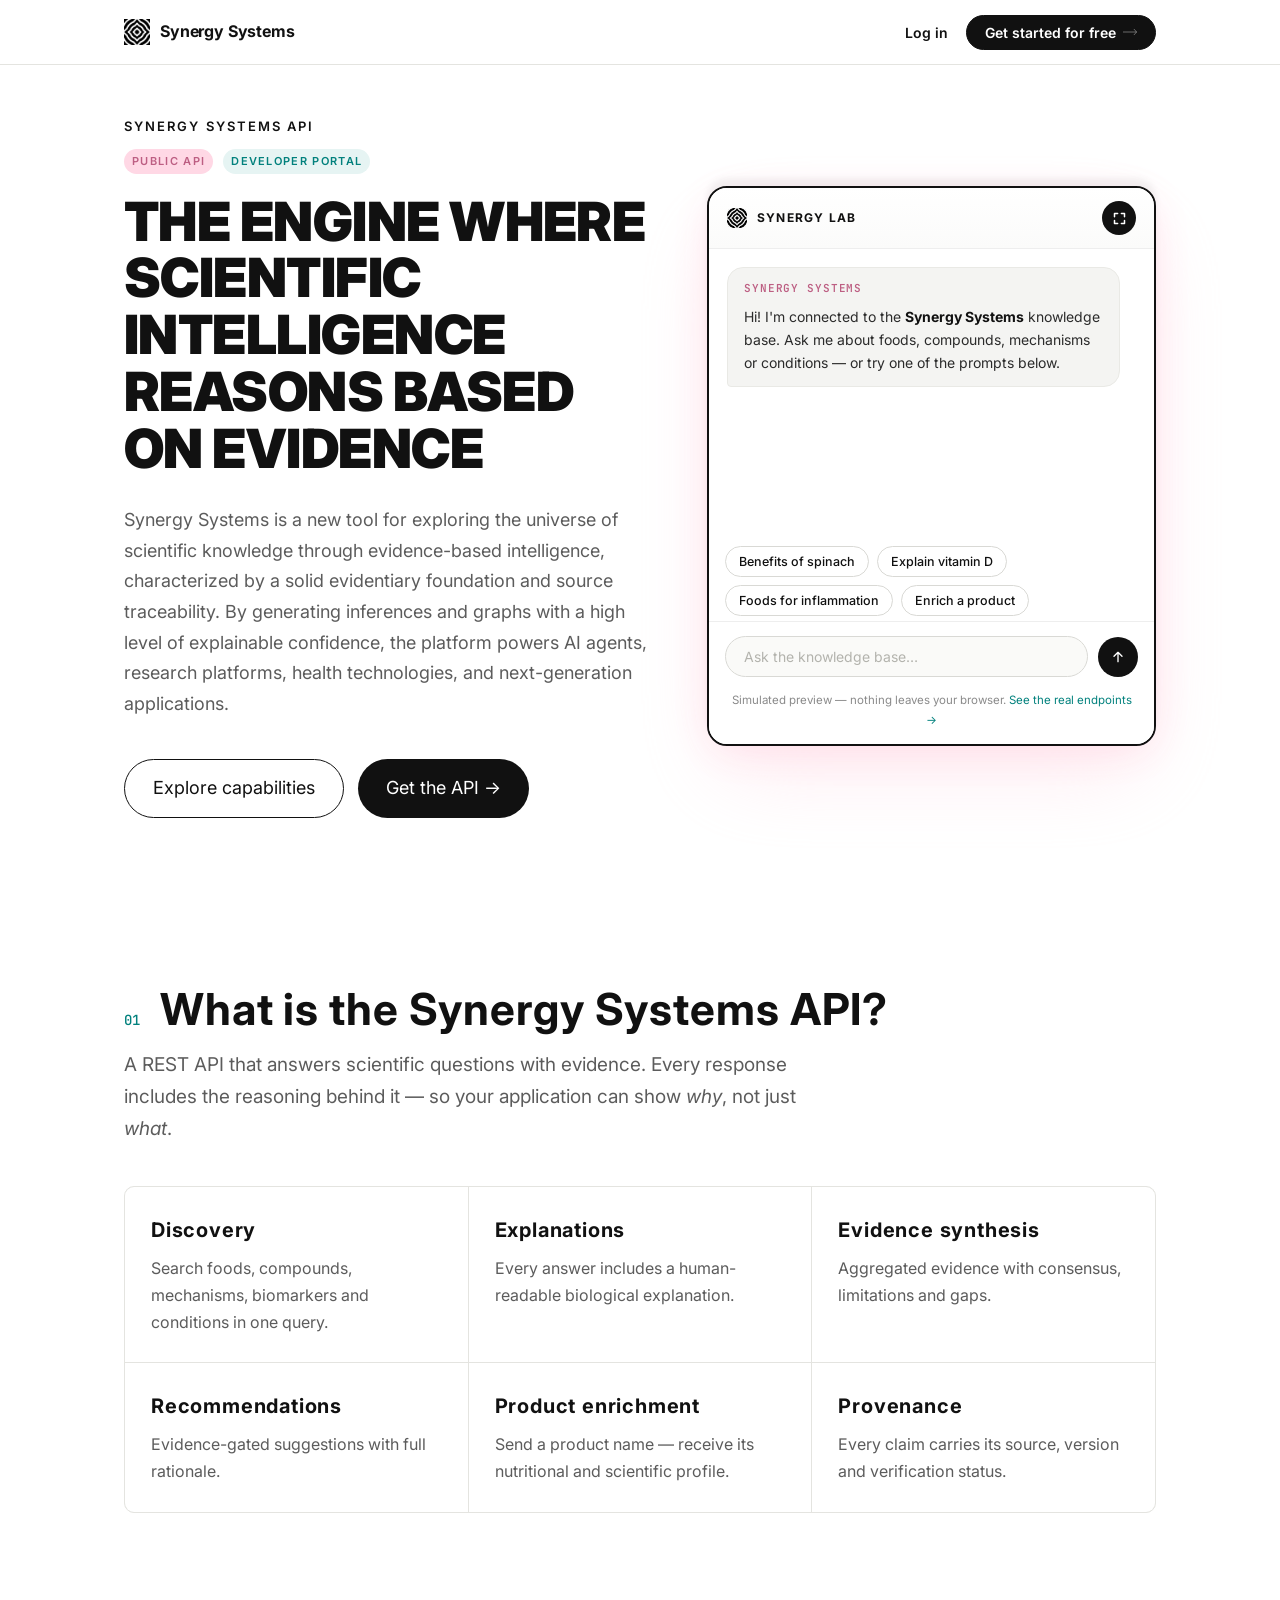
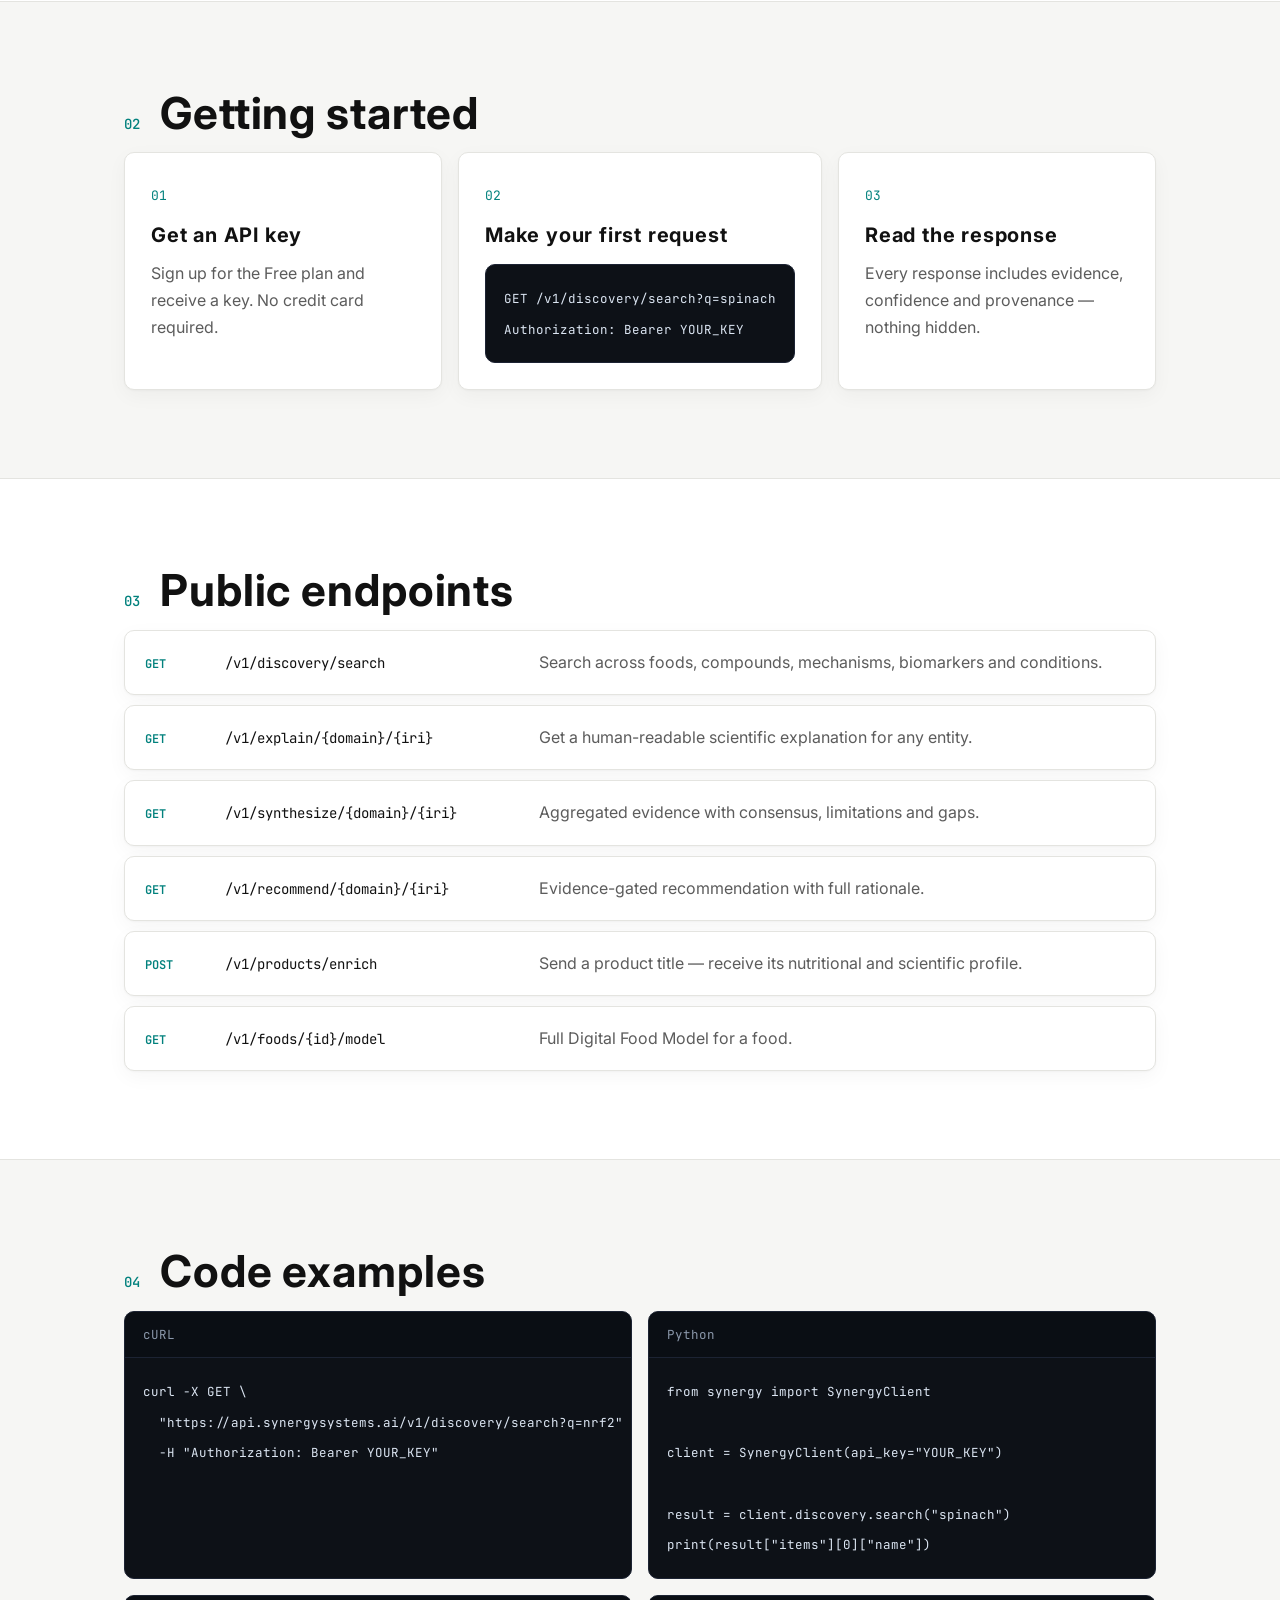
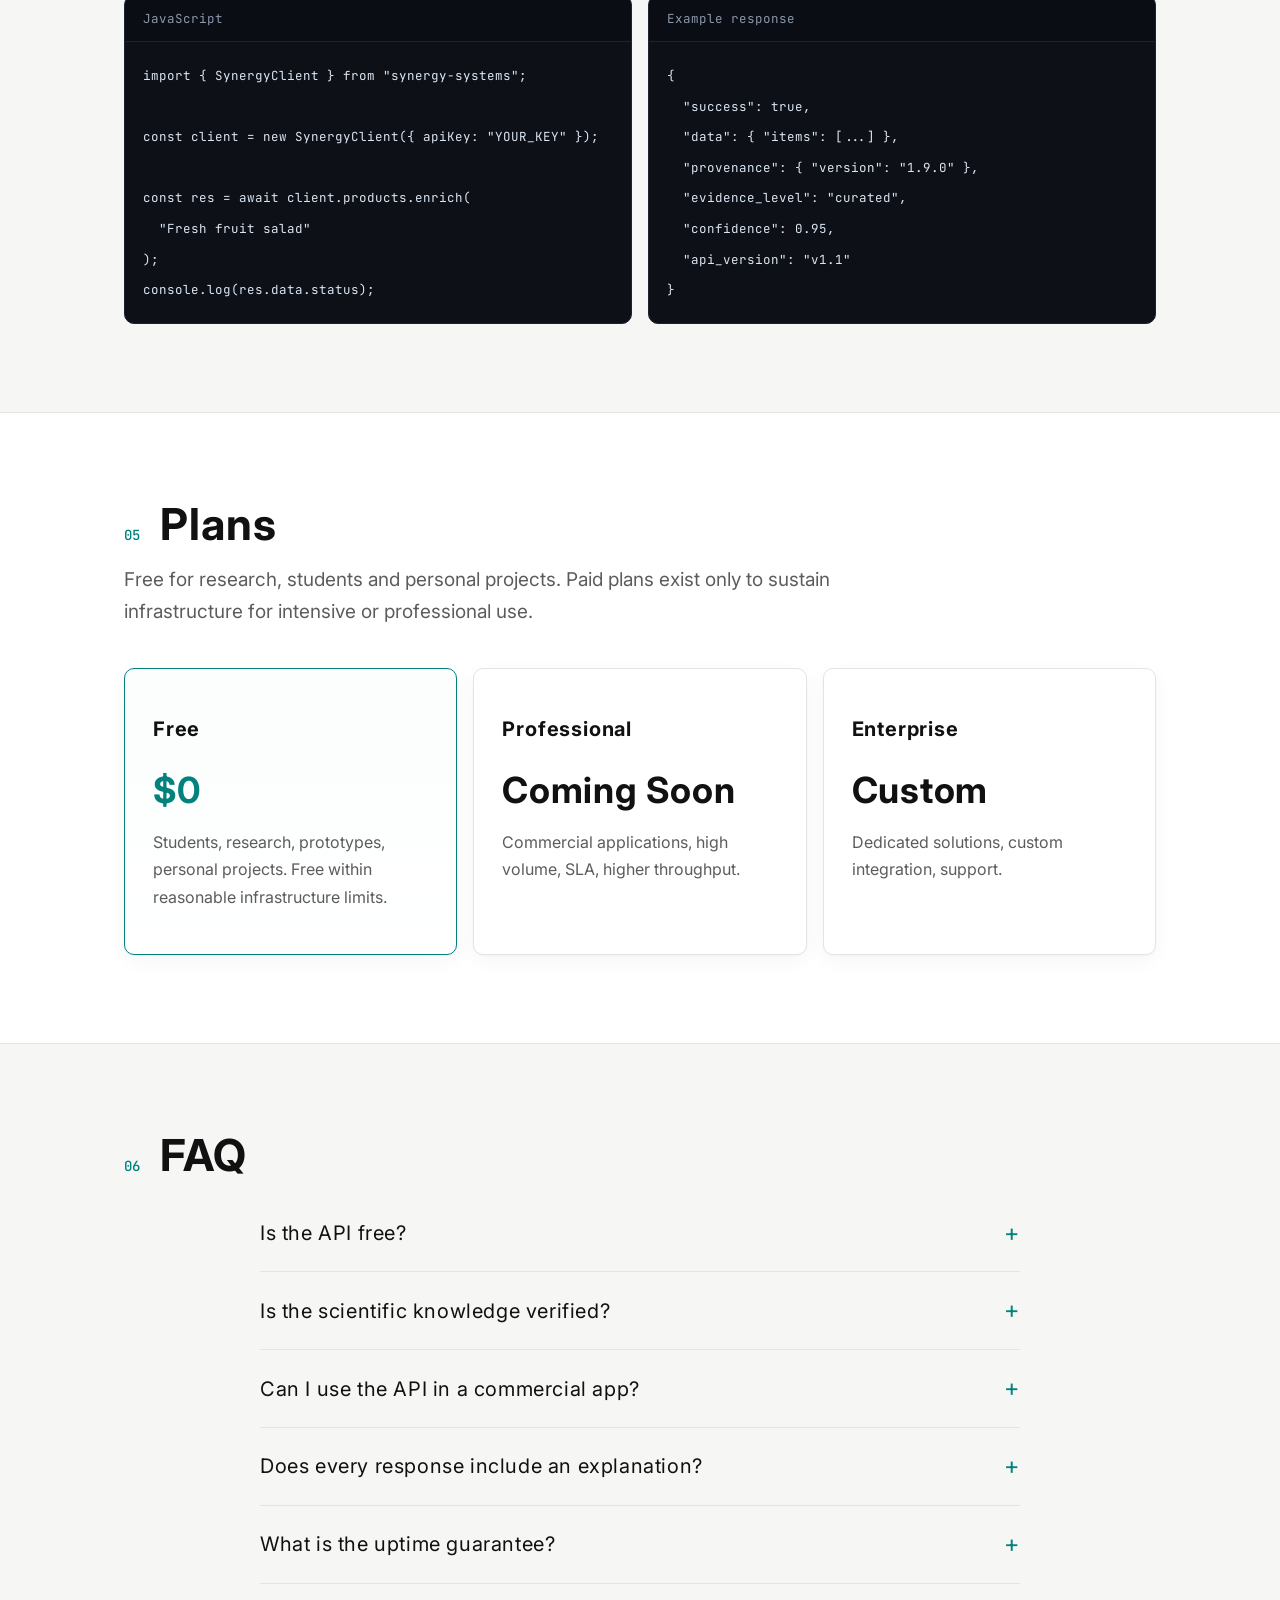
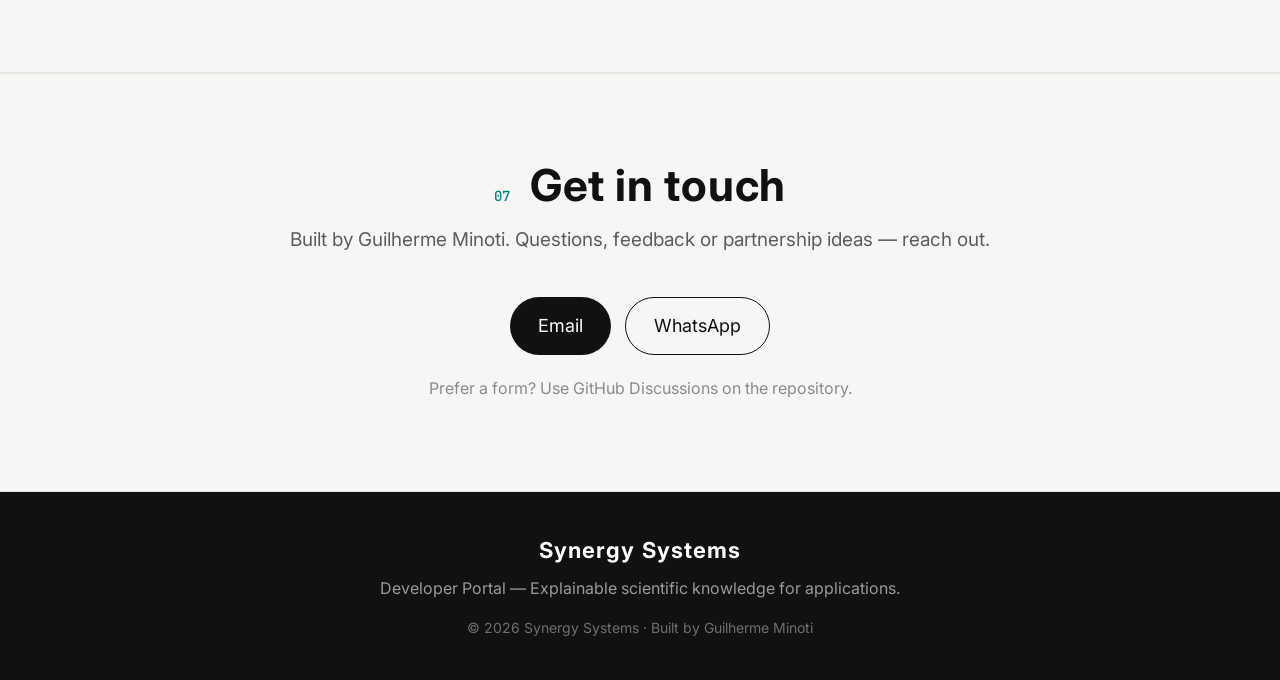
<file: docs/index.html>
<!DOCTYPE html>
<html lang="en">
<head>
  <meta charset="UTF-8" />
  <meta name="viewport" content="width=device-width, initial-scale=1.0" />
  <title>Synergy Systems — Developer Portal</title>

  <!-- Primary SEO -->
<meta name="description" content="Synergy Systems is a scientific intelligence platform and public API that connects evidence, mechanisms, biological knowledge, ontologies, and explainable reasoning into a computable knowledge graph. Built for AI agents, researchers, health technologies, scientific applications, and next-generation intelligent systems." />
<meta name="keywords" content="Synergy Systems, scientific intelligence, scientific intelligence API, scientific knowledge graph, scientific knowledge API, evidence-based reasoning, evidence synthesis, explainable AI, explainable scientific reasoning, knowledge graph API, biomedical knowledge graph, biological knowledge graph, AI agents, scientific AI, research API, biomedical API, nutrition intelligence, nutrition API, health intelligence, scientific evidence, knowledge provenance, evidence ranking, scientific inference, hypothesis generation, AI research tools" />
<meta name="author" content="Guilherme Minoti" />
<meta name="robots" content="index, follow" />
<link rel="canonical" href="https://guiminoti.github.io/Synergy-Systems-API/" />


  <!-- OpenGraph -->
<meta property="og:type" content="website" />
<meta property="og:title" content="Synergy Systems — Scientific Intelligence Platform" />
<meta property="og:description" content="A scientific intelligence platform and public API connecting evidence, biological knowledge, mechanisms, ontologies, and explainable reasoning into a computable knowledge graph for AI agents, researchers, health technologies, and next-generation applications." />
<meta property="og:url" content="https://guiminoti.github.io/Synergy-Systems-API/" />
<meta property="og:site_name" content="Synergy Systems" />

  <!-- Twitter Cards -->
  <meta name="twitter:card" content="summary_large_image" />
  <meta name="twitter:title" content="Synergy Systems — Developer Portal" />
  <meta name="twitter:description" content="A public API for explainable scientific knowledge." />

  <!-- Favicon -->
  <link rel="icon" type="image/png" href="assets/favicon/favicon-synergy-systems.png" />
  <link rel="apple-touch-icon" href="assets/favicon/favicon-synergy-systems.png" />

  <!-- Typography -->
  <link rel="preconnect" href="https://fonts.googleapis.com" />
  <link rel="preconnect" href="https://fonts.gstatic.com" crossorigin />
  <link href="https://fonts.googleapis.com/css2?family=Inter:wght@400;500;600;700;800;900&family=JetBrains+Mono:wght@400;500&display=swap" rel="stylesheet" />

  <link rel="stylesheet" href="styles.css?v=10" />
</head>
<body>

  <!-- ═══════════════════ NAV ═══════════════════ -->
  <header class="nav" id="nav">
    <div class="nav__inner">
      <a class="nav__brand" href="#top">
        <img class="nav__mark" src="assets/favicon/favicon-synergy-systems.png" width="26" height="26" alt="Synergy Systems"/>
        <span class="nav__name">Synergy Systems</span>
      </a>
      <div class="nav__auth" id="navAuth"></div>
    </div>
  </header>

  <main id="top">

    <!-- ═══════════════════ HERO ═══════════════════ -->
    <section class="hero">
      <div class="hero__inner hero__grid">
        <div class="hero__content">
          <p class="hero__eyebrow">
            <span class="hero__eyebrow-label">Synergy Systems API</span>
            <span class="hero__pills">
              <span class="nav__tag nav__tag--brand">Public API</span>
              <span class="nav__tag">Developer Portal</span>
            </span>
          </p>
          <h1 class="hero__title">THE ENGINE WHERE SCIENTIFIC INTELLIGENCE REASONS BASED ON EVIDENCE</h1>
          <p class="hero__body">
            Synergy Systems is a new tool for exploring the universe of scientific knowledge through evidence-based intelligence, characterized by a solid evidentiary foundation and source traceability. By generating inferences and graphs with a high level of explainable confidence, the platform powers AI agents, research platforms, health technologies, and next-generation applications.
          </p>
          <div class="hero__actions">
            <a class="btn btn--ghost" href="#what">Explore capabilities</a>
            <a class="btn btn--primary" href="#contact">Get the API →</a>
          </div>
        </div>

        <!-- ═══ HERO CHAT DEMO ═══ -->
        <div class="chat" id="chat" role="region" aria-label="API demo chat">
          <div class="chat__head">
            <img class="chat__mark" src="assets/favicon/favicon-synergy-systems.png" width="20" height="20" alt="" />
            <span class="chat__title">Synergy LAB</span>
            <button class="chat__expand" id="chatExpand" type="button" aria-label="Expand chat" aria-expanded="false" title="Expand chat">
              <svg class="chat__expand-icon chat__expand-icon--open" width="15" height="15" viewBox="0 0 24 24" fill="none" aria-hidden="true">
                <path d="M4 9V4h5M20 9V4h-5M4 15v5h5M20 15v5h-5" stroke="currentColor" stroke-width="2.4" stroke-linecap="round" stroke-linejoin="round"/>
              </svg>
              <svg class="chat__expand-icon chat__expand-icon--close" width="15" height="15" viewBox="0 0 24 24" fill="none" aria-hidden="true">
                <path d="M9 4v5H4M15 4v5h5M9 20v-5H4M15 20v-5h5" stroke="currentColor" stroke-width="2.4" stroke-linecap="round" stroke-linejoin="round"/>
              </svg>
            </button>
          </div>

          <div class="chat__body" id="chatBody" role="log" aria-live="polite">
            <div class="chat__msg chat__msg--assistant">
              <p class="chat__reply-kind">Synergy Systems</p>
              <p>Hi! I'm connected to the <strong>Synergy Systems</strong> knowledge base.
              Ask me about foods, compounds, mechanisms or conditions — or try one of the prompts below.</p>
            </div>
            <div class="chat__typing" id="chatTyping" hidden aria-hidden="true"><span></span><span></span><span></span></div>
          </div>

          <div class="chat__chips" id="chatChips">
            <button class="chat__chip" type="button" data-q="What are the benefits of spinach?">Benefits of spinach</button>
            <button class="chat__chip" type="button" data-q="Explain vitamin D">Explain vitamin D</button>
            <button class="chat__chip" type="button" data-q="Recommend foods for inflammation">Foods for inflammation</button>
            <button class="chat__chip" type="button" data-q="Enrich this product: fresh fruit salad">Enrich a product</button>
          </div>

          <form class="chat__form" id="chatForm" autocomplete="off">
            <input class="chat__input" id="chatInput" type="text"
                   placeholder="Ask the knowledge base…" aria-label="Ask the knowledge base" />
            <button class="chat__send" type="submit" aria-label="Send">
              <svg width="16" height="16" viewBox="0 0 24 24" fill="none" aria-hidden="true">
                <path d="M12 19V5M12 5L6 11M12 5L18 11" stroke="currentColor" stroke-width="2" stroke-linecap="round" stroke-linejoin="round"/>
              </svg>
            </button>
          </form>

          <p class="chat__note">Simulated preview — nothing leaves your browser.
            <a href="#endpoints">See the real endpoints →</a></p>
        </div>
      </div>
    </section>

    <!-- ═══════════════════ WHAT ═══════════════════ -->
    <section class="section" id="what">
      <div class="section__inner">
        <div class="section__head">
          <span class="section__num">01</span>
          <h2 class="section__title">What is the Synergy Systems API?</h2>
        </div>
        <p class="section__lead">
          A REST API that answers scientific questions with evidence. Every response
          includes the reasoning behind it — so your application can show <em>why</em>,
          not just <em>what</em>.
        </p>
        <div class="feature-grid">
          <div class="feature">
            <h3>Discovery</h3>
            <p>Search foods, compounds, mechanisms, biomarkers and conditions in one query.</p>
          </div>
          <div class="feature">
            <h3>Explanations</h3>
            <p>Every answer includes a human-readable biological explanation.</p>
          </div>
          <div class="feature">
            <h3>Evidence synthesis</h3>
            <p>Aggregated evidence with consensus, limitations and gaps.</p>
          </div>
          <div class="feature">
            <h3>Recommendations</h3>
            <p>Evidence-gated suggestions with full rationale.</p>
          </div>
          <div class="feature">
            <h3>Product enrichment</h3>
            <p>Send a product name — receive its nutritional and scientific profile.</p>
          </div>
          <div class="feature">
            <h3>Provenance</h3>
            <p>Every claim carries its source, version and verification status.</p>
          </div>
        </div>
      </div>
    </section>

    <!-- ═══════════════════ DOCS ═══════════════════ -->
    <section class="section section--alt" id="docs">
      <div class="section__inner">
        <div class="section__head">
          <span class="section__num">02</span>
          <h2 class="section__title">Getting started</h2>
        </div>
        <div class="docs-grid">
          <div class="doc-card">
            <span class="doc-step">01</span>
            <h3>Get an API key</h3>
            <p>Sign up for the Free plan and receive a key. No credit card required.</p>
          </div>
          <div class="doc-card">
            <span class="doc-step">02</span>
            <h3>Make your first request</h3>
            <pre><code>GET /v1/discovery/search?q=spinach
Authorization: Bearer YOUR_KEY</code></pre>
          </div>
          <div class="doc-card">
            <span class="doc-step">03</span>
            <h3>Read the response</h3>
            <p>Every response includes evidence, confidence and provenance — nothing hidden.</p>
          </div>
        </div>
      </div>
    </section>

    <!-- ═══════════════════ ENDPOINTS ═══════════════════ -->
    <section class="section" id="endpoints">
      <div class="section__inner">
        <div class="section__head">
          <span class="section__num">03</span>
          <h2 class="section__title">Public endpoints</h2>
        </div>
        <div class="endpoint-list">
          <div class="endpoint">
            <span class="endpoint__method">GET</span>
            <code class="endpoint__path">/v1/discovery/search</code>
            <p class="endpoint__desc">Search across foods, compounds, mechanisms, biomarkers and conditions.</p>
          </div>
          <div class="endpoint">
            <span class="endpoint__method">GET</span>
            <code class="endpoint__path">/v1/explain/{domain}/{iri}</code>
            <p class="endpoint__desc">Get a human-readable scientific explanation for any entity.</p>
          </div>
          <div class="endpoint">
            <span class="endpoint__method">GET</span>
            <code class="endpoint__path">/v1/synthesize/{domain}/{iri}</code>
            <p class="endpoint__desc">Aggregated evidence with consensus, limitations and gaps.</p>
          </div>
          <div class="endpoint">
            <span class="endpoint__method">GET</span>
            <code class="endpoint__path">/v1/recommend/{domain}/{iri}</code>
            <p class="endpoint__desc">Evidence-gated recommendation with full rationale.</p>
          </div>
          <div class="endpoint">
            <span class="endpoint__method">POST</span>
            <code class="endpoint__path">/v1/products/enrich</code>
            <p class="endpoint__desc">Send a product title — receive its nutritional and scientific profile.</p>
          </div>
          <div class="endpoint">
            <span class="endpoint__method">GET</span>
            <code class="endpoint__path">/v1/foods/{id}/model</code>
            <p class="endpoint__desc">Full Digital Food Model for a food.</p>
          </div>
        </div>
      </div>
    </section>

    <!-- ═══════════════════ EXAMPLES ═══════════════════ -->
    <section class="section section--alt" id="examples">
      <div class="section__inner">
        <div class="section__head">
          <span class="section__num">04</span>
          <h2 class="section__title">Code examples</h2>
        </div>
        <div class="code-grid">
          <div class="code-block">
            <div class="code-block__head">cURL</div>
            <pre><code>curl -X GET \
  "https://api.synergysystems.ai/v1/discovery/search?q=nrf2" \
  -H "Authorization: Bearer YOUR_KEY"</code></pre>
          </div>
          <div class="code-block">
            <div class="code-block__head">Python</div>
            <pre><code>from synergy import SynergyClient

client = SynergyClient(api_key="YOUR_KEY")

result = client.discovery.search("spinach")
print(result["items"][0]["name"])</code></pre>
          </div>
          <div class="code-block">
            <div class="code-block__head">JavaScript</div>
            <pre><code>import { SynergyClient } from "synergy-systems";

const client = new SynergyClient({ apiKey: "YOUR_KEY" });

const res = await client.products.enrich(
  "Fresh fruit salad"
);
console.log(res.data.status);</code></pre>
          </div>
          <div class="code-block">
            <div class="code-block__head">Example response</div>
            <pre><code>{
  "success": true,
  "data": { "items": [...] },
  "provenance": { "version": "1.9.0" },
  "evidence_level": "curated",
  "confidence": 0.95,
  "api_version": "v1.1"
}</code></pre>
          </div>
        </div>
      </div>
    </section>

    <!-- ═══════════════════ PLANS ═══════════════════ -->
    <section class="section" id="plans">
      <div class="section__inner">
        <div class="section__head">
          <span class="section__num">05</span>
          <h2 class="section__title">Plans</h2>
        </div>
        <p class="section__lead">
          Free for research, students and personal projects. Paid plans exist only to
          sustain infrastructure for intensive or professional use.
        </p>
        <div class="price-grid">
          <article class="price-card price-card--featured">
            <h3>Free</h3>
            <p class="price"><strong>$0</strong></p>
            <p class="price__note">Students, research, prototypes, personal projects. Free within reasonable infrastructure limits.</p>
          </article>
          <article class="price-card">
            <h3>Professional</h3>
            <p class="price"><strong>Coming Soon</strong></p>
            <p class="price__note">Commercial applications, high volume, SLA, higher throughput.</p>
          </article>
          <article class="price-card">
            <h3>Enterprise</h3>
            <p class="price"><strong>Custom</strong></p>
            <p class="price__note">Dedicated solutions, custom integration, support.</p>
          </article>
        </div>
      </div>
    </section>

    <!-- ═══════════════════ FAQ ═══════════════════ -->
    <section class="section section--alt" id="faq">
      <div class="section__inner">
        <div class="section__head">
          <span class="section__num">06</span>
          <h2 class="section__title">FAQ</h2>
        </div>
        <div class="faq-list">
          <details class="faq">
            <summary>Is the API free?</summary>
            <p>Yes. The Free plan is available for students, researchers, prototypes and personal projects — no credit card required.</p>
          </details>
          <details class="faq">
            <summary>Is the scientific knowledge verified?</summary>
            <p>Yes. Evidence passes through verification gates, and DOIs are audited. Unsupported claims are never returned as established.</p>
          </details>
          <details class="faq">
            <summary>Can I use the API in a commercial app?</summary>
            <p>Yes — the Professional plan (coming soon) is designed for commercial applications with volume and SLA needs.</p>
          </details>
          <details class="faq">
            <summary>Does every response include an explanation?</summary>
            <p>Yes. Every scientific answer includes its reasoning chain, evidence and confidence — no black boxes.</p>
          </details>
          <details class="faq">
            <summary>What is the uptime guarantee?</summary>
            <p>The Free plan is best-effort. Professional and Enterprise plans will include SLAs.</p>
          </details>
        </div>
      </div>
    </section>

    <!-- ═══════════════════ CONTACT ═══════════════════ -->
    <section class="section section--alt" id="contact">
      <div class="section__inner section__inner--center">
        <div class="section__head section__head--center">
          <span class="section__num">07</span>
          <h2 class="section__title">Get in touch</h2>
        </div>
        <p class="section__lead section__lead--center">
          Built by Guilherme Minoti. Questions, feedback or partnership ideas — reach out.
        </p>
        <div class="contact__actions">
          <a class="btn btn--primary" href="mailto:guilherme.minoti@gmail.com">Email</a>
          <a class="btn btn--ghost" href="https://wa.me/5562998455202" target="_blank" rel="noopener">WhatsApp</a>
        </div>
        <p class="contact__fine">Prefer a form? Use GitHub Discussions on the repository.</p>
      </div>
    </section>

  </main>

  <!-- ═══════════════════ FOOTER ═══════════════════ -->
  <footer class="footer">
    <div class="footer__inner">
      <p class="footer__brand"><strong>Synergy Systems</strong></p>
      <p class="footer__tag">Developer Portal — Explainable scientific knowledge for applications.</p>
      <p class="footer__copy">© <span id="year"></span> Synergy Systems · Built by Guilherme Minoti</p>
    </div>
  </footer>

  <script src="auth.js"></script>
  <script src="app.js"></script>
</body>
</html>
</file>
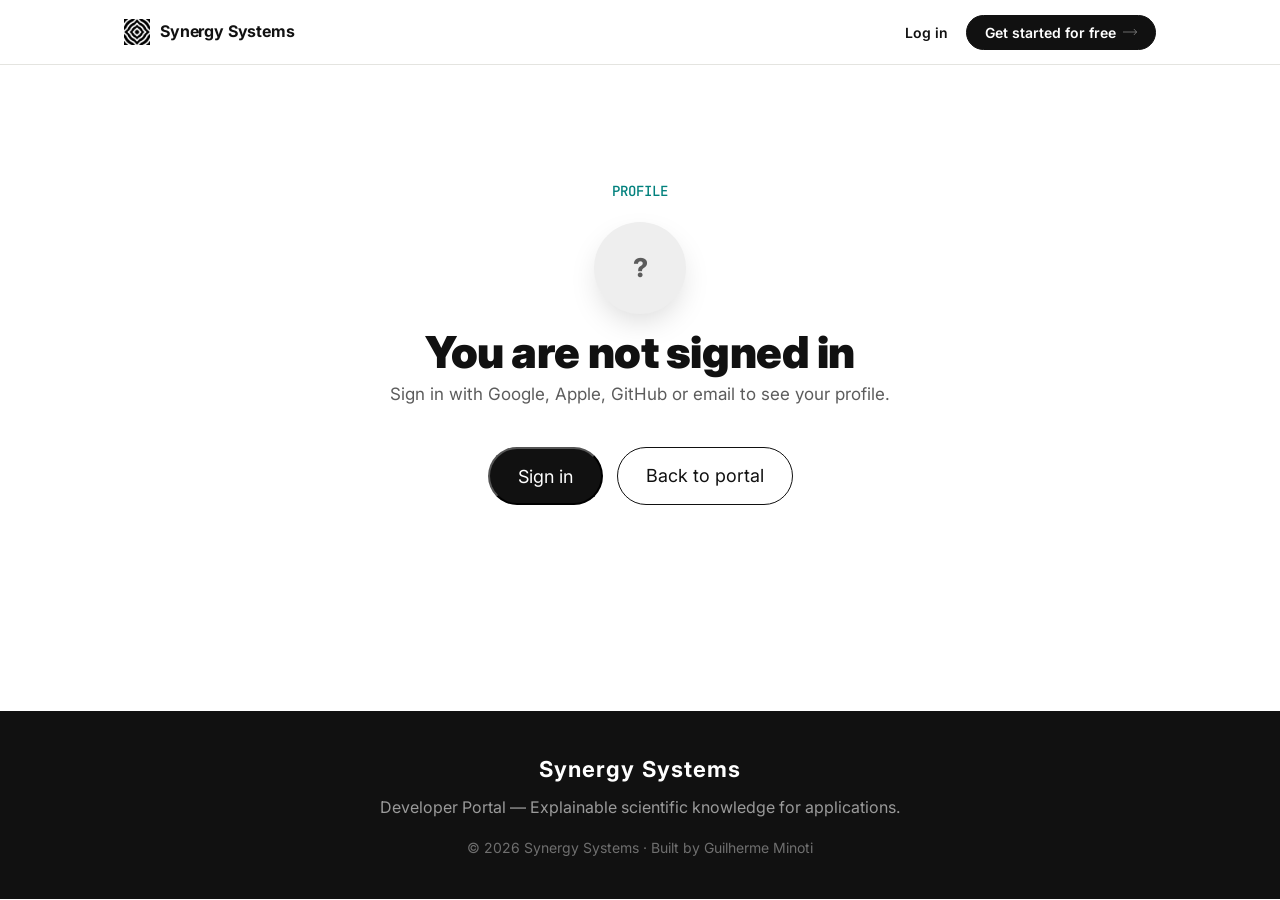
<file: docs/profile.html>
<!DOCTYPE html>
<html lang="en">
<head>
  <meta charset="UTF-8" />
  <meta name="viewport" content="width=device-width, initial-scale=1.0" />
  <title>Profile — Synergy Systems Developer Portal</title>

  <!-- Primary SEO -->
  <meta name="description" content="Your Synergy Systems developer profile — account details, plan and API usage." />
  <meta name="robots" content="index, follow" />
  <link rel="canonical" href="https://guiminoti.github.io/Synergy-Systems-API/profile.html" />

  <!-- Favicon -->
  <link rel="icon" type="image/png" href="assets/favicon/favicon-synergy-systems.png" />
  <link rel="apple-touch-icon" href="assets/favicon/favicon-synergy-systems.png" />

  <!-- Typography -->
  <link rel="preconnect" href="https://fonts.googleapis.com" />
  <link rel="preconnect" href="https://fonts.gstatic.com" crossorigin />
  <link href="https://fonts.googleapis.com/css2?family=Inter:wght@400;500;600;700;800;900&family=JetBrains+Mono:wght@400;500&display=swap" rel="stylesheet" />

  <link rel="stylesheet" href="styles.css?v=10" />
</head>
<body class="page-profile">

  <!-- ═══════════════════ NAV ═══════════════════ -->
  <header class="nav" id="nav">
    <div class="nav__inner">
      <a class="nav__brand" href="index.html">
        <img class="nav__mark" src="assets/favicon/favicon-synergy-systems.png" width="26" height="26" alt="Synergy Systems"/>
        <span class="nav__name">Synergy Systems</span>
      </a>
      <div class="nav__auth" id="navAuth"></div>
    </div>
  </header>

  <main id="top">

    <!-- ═══════════════════ PROFILE ═══════════════════ -->
    <section class="profile-section">
      <div class="profile-section__inner" id="profileView" role="region" aria-label="User profile">
        <!-- rendered by auth.js -->
      </div>
    </section>

  </main>

  <!-- ═══════════════════ FOOTER ═══════════════════ -->
  <footer class="footer">
    <div class="footer__inner">
      <p class="footer__brand"><strong>Synergy Systems</strong></p>
      <p class="footer__tag">Developer Portal — Explainable scientific knowledge for applications.</p>
      <p class="footer__copy">© <span id="year"></span> Synergy Systems · Built by Guilherme Minoti</p>
    </div>
  </footer>

  <script src="auth.js"></script>
  <script>
    (function () {
      'use strict';
      var year = document.getElementById('year');
      if (year) year.textContent = new Date().getFullYear();
    })();
  </script>
</body>
</html>
</file>
<file: docs/styles.css>
/* ═══════════════════════════════════════════════════════════════════
   Synergy Systems — Developer Portal (public)
   Light editorial theme · Inter (body) + JetBrains Mono (code)
   Aquatic accents (subtle teal/cyan) — favicon: stylized "S"
   ═══════════════════════════════════════════════════════════════════ */

:root {
  --bg: #ffffff;
  --bg-alt: #f6f6f4;
  --surface: #ffffff;
  --ink: #111111;
  --ink-soft: #5c5c5c;
  --ink-mute: #8a8a8a;
  --accent: #02817d;          /* aquatic teal */
  --accent-soft: #e6f4f3;
  --cyan: #02817d;
  --line: #e4e4e0;
  --radius: 10px;
  --font-display: 'Inter', -apple-system, BlinkMacSystemFont, 'Segoe UI', sans-serif;
  --font-body: 'Inter', -apple-system, BlinkMacSystemFont, 'Segoe UI', sans-serif;
  --font-mono: 'JetBrains Mono', ui-monospace, 'SF Mono', Menlo, monospace;
  --maxw: 1080px;
  --shadow: 0 1px 2px rgba(0,0,0,.03), 0 6px 20px rgba(0,0,0,.04);
}

* { margin: 0; padding: 0; box-sizing: border-box; }
html { scroll-behavior: smooth; }
body {
  font-family: var(--font-body);
  background: var(--bg);
  color: var(--ink);
  line-height: 1.7;
  -webkit-font-smoothing: antialiased;
  font-size: 18px;
}
::selection { background: var(--accent); color: #fff; }

/* ── NAV ─────────────────────────────────────────── */
.nav { position: sticky; top: 0; z-index: 50; background: rgba(255,255,255,.50); backdrop-filter: blur(14px); -webkit-backdrop-filter: blur(14px); border-bottom: 1px solid var(--line); }
.nav__inner { max-width: var(--maxw); margin: 0 auto; padding: 0 24px; height: 64px; display: flex; align-items: center; gap: 24px; }
.nav__brand { display: flex; align-items: center; gap: 10px; text-decoration: none; color: var(--ink); }
.nav__mark { display: block; }
.nav__name { font-size: 16px; font-weight: 700; letter-spacing: -.01em; white-space: nowrap; }
.nav__tag { font-size: 11px; font-weight: 600; letter-spacing: .12em; text-transform: uppercase; color: var(--accent); background: var(--accent-soft); padding: 3px 8px; border-radius: 999px; white-space: nowrap; }
/* nav__links removido — CTA usa margin-left: auto */
.nav__links a { text-decoration: none; color: var(--ink-soft); font-size: 14px; font-weight: 500; transition: color .18s; }
.nav__links a:hover { color: var(--ink); }
.nav__cta { display: inline-flex; align-items: center; gap: 8px; text-decoration: none; font-size: 14px; font-weight: 600; color: #fff; background: var(--ink); padding: 8px 16px; border-radius: 999px; transition: background .18s; white-space: nowrap; }
.nav__cta:hover { background: var(--accent); }
.nav__cta svg { transition: transform .18s; }
.nav__cta:hover svg { transform: translateX(3px); }

/* ── HERO ────────────────────────────────────────── */
.hero__inner { max-width: var(--maxw); margin: 0 auto; padding: 50px 24px 80px; }
.hero__grid { display: grid; grid-template-columns: 1.08fr 0.92fr; gap: 56px; align-items: center; }
.hero__grid .hero__title { font-size: clamp(34px, 4.4vw, 54px); }

/* ── HERO CHAT DEMO ──────────────────────────────── */
.chat {
  display: flex;
  flex-direction: column;
  background: #fff;
  border: 2px solid var(--ink);
  border-radius: 20px;
  height: clamp(500px, 64vh, 560px);
  overflow: hidden;
  box-shadow:
    0 -8px 6px rgba(0,0,0,.05),
    0 8px 44px -10px rgba(255,216,229,.95),
    0 36px 90px -18px rgba(255,216,229,.6);
}
.chat__head {
  display: flex;
  align-items: center;
  gap: 10px;
  padding: 13px 18px;
  border-bottom: 1px solid #eee;
  background: linear-gradient(180deg, #fff, #fbfbfa);
}
.chat__mark { display: block; border-radius: 6px; }
.chat__title { font-size: 12px; font-weight: 700; letter-spacing: .1em; text-transform: uppercase; color: var(--ink); }
.chat__expand {
  margin-left: auto;
  flex: none;
  width: 34px;
  height: 34px;
  display: inline-flex;
  align-items: center;
  justify-content: center;
  background: #111;
  color: #fff;
  border: none;
  border-radius: 50%;
  cursor: pointer;
  transition: background .16s, transform .16s;
}
.chat__expand:hover { background: var(--accent); transform: scale(1.06); }
.chat__expand:active { transform: scale(.96); }
.chat__expand-icon--open { display: block; }
.chat__expand-icon--close { display: none; }

.chat__body {
  flex: 1;
  overflow-y: auto;
  display: flex;
  flex-direction: column;
  gap: 12px;
  padding: 18px;
  background: #fff;
  scroll-behavior: smooth;
}
.chat__body::-webkit-scrollbar { width: 8px; }
.chat__body::-webkit-scrollbar-thumb { background: #e2e2de; border-radius: 8px; }
.chat__body::-webkit-scrollbar-track { background: transparent; }

.chat__msg { animation: chatIn .32s ease both; }
@keyframes chatIn { from { opacity: 0; transform: translateY(6px); } to { opacity: 1; transform: none; } }

.chat__msg--user { display: flex; justify-content: flex-end; }
.chat__msg--user p {
  background: #111;
  color: #fff;
  padding: 10px 16px;
  border-radius: 18px 18px 4px 18px;
  font-size: 14px;
  line-height: 1.55;
  max-width: 85%;
}
.chat__msg--assistant {
  align-self: flex-start;
  background: #f4f4f2;
  border: 1px solid #e9e9e5;
  border-radius: 16px 16px 16px 4px;
  padding: 12px 16px;
  max-width: 96%;
  font-size: 14px;
  line-height: 1.62;
  color: #2b2b2b;
}
.chat__msg--assistant p { margin: 0 0 8px; }
.chat__msg--assistant p:last-child { margin-bottom: 0; }
.chat__msg--assistant strong { color: var(--ink); }
.chat__reply-kind { font-family: var(--font-mono); font-size: 11px; font-weight: 600; letter-spacing: .08em; text-transform: uppercase; color: #BD5F83; margin-bottom: 6px; }
.chat__msg--assistant ul { margin: 4px 0 10px; padding-left: 18px; }
.chat__msg--assistant li { margin-bottom: 4px; }

.chat__snippet {
  margin: 10px 0;
  background: #0d1117;
  border: 1px solid #1c2333;
  border-radius: 10px;
  padding: 12px 14px;
  font-family: var(--font-mono);
  font-size: 11.5px;
  line-height: 1.6;
  color: #dce6f3;
  white-space: pre;
  overflow-x: auto;
}
.chat__meta {
  display: block;
  margin-top: 8px;
  padding-top: 8px;
  border-top: 1px dashed #dcdcd8;
  font-family: var(--font-mono);
  font-size: 11px;
  color: var(--ink-mute);
}

.chat__typing {
  align-self: flex-start;
  display: inline-flex;
  align-items: center;
  gap: 5px;
  background: #f4f4f2;
  border: 1px solid #e9e9e5;
  border-radius: 16px 16px 16px 4px;
  padding: 13px 16px;
  width: fit-content;
}
.chat__typing[hidden] { display: none; }
.chat__typing span { width: 7px; height: 7px; border-radius: 50%; background: #b9b9b4; animation: chatBlink 1.2s ease-in-out infinite; }
.chat__typing span:nth-child(2) { animation-delay: .15s; }
.chat__typing span:nth-child(3) { animation-delay: .3s; }
@keyframes chatBlink { 0%, 80%, 100% { opacity: .25; transform: translateY(0); } 40% { opacity: 1; transform: translateY(-3px); } }

.chat__chips { display: flex; flex-wrap: wrap; gap: 8px; padding: 12px 16px 5px; background: #fff; }
.chat__chip {
  font-family: var(--font-body);
  font-size: 12.5px;
  font-weight: 500;
  color: var(--ink);
  background: #fff;
  border: 1px solid #d9d9d5;
  border-radius: 999px;
  padding: 7px 13px;
  cursor: pointer;
  transition: border-color .16s, color .16s, background .16s;
}
.chat__chip:hover { border-color: var(--accent); color: var(--accent); background: var(--accent-soft); }

.chat__form { display: flex; align-items: center; gap: 10px; padding: 14px 16px; background: #fff; border-top: 1px solid #eee; }
.chat__input {
  flex: 1;
  font-family: var(--font-body);
  font-size: 14px;
  color: var(--ink);
  background: #fafaf8;
  border: 1px solid #d9d9d5;
  border-radius: 999px;
  padding: 11px 18px;
  outline: none;
  transition: border-color .16s, box-shadow .16s, background .16s;
}
.chat__input:focus { border-color: var(--ink); background: #fff; box-shadow: 0 0 0 3px rgba(255,216,229,.55); }
.chat__input::placeholder { color: #b3b3ad; }
.chat__send {
  flex: none;
  width: 40px;
  height: 40px;
  display: inline-flex;
  align-items: center;
  justify-content: center;
  border: none;
  border-radius: 50%;
  background: #111;
  color: #fff;
  cursor: pointer;
  transition: background .16s, transform .16s;
}
.chat__send:hover { background: var(--accent); transform: translateY(-1px); }
.chat__send svg { display: block; }

.chat__note { font-size: 11.5px; color: var(--ink-mute); text-align: center; padding: 0 18px 14px; background: #fff; }
.chat__note a { color: var(--accent); text-decoration: none; }
.chat__note a:hover { text-decoration: underline; }

/* ── CHAT EXPANDED (FULLSCREEN) ─────────────────── */
.chat--expanded {
  position: fixed;
  inset: 0;
  z-index: 100;
  height: auto;
  max-height: none;
  width: auto;
  border-radius: 0;
  border-width: 2px;
  box-shadow: 0 0 0 2px var(--ink), 0 0 56px 10px rgba(255,216,229,.45);
  animation: chatExpandIn .22s ease;
}
@keyframes chatExpandIn {
  from { transform: scale(.985); opacity: .5; }
  to { transform: none; opacity: 1; }
}
.chat--expanded .chat__head { padding: 18px clamp(24px, 6vw, 64px); }
.chat--expanded .chat__expand-icon--open { display: none; }
.chat--expanded .chat__expand-icon--close { display: block; }
.chat--expanded .chat__body {
  padding: 34px max(24px, calc((100% - 900px) / 2));
  gap: 16px;
}
.chat--expanded .chat__msg--assistant,
.chat--expanded .chat__msg--user p {
  font-size: 15.5px;
  line-height: 1.7;
}
.chat--expanded .chat__chips,
.chat--expanded .chat__note {
  padding-left: max(24px, calc((100% - 900px) / 2));
  padding-right: max(24px, calc((100% - 900px) / 2));
}
.chat--expanded .chat__form {
  padding: 16px max(24px, calc((100% - 900px) / 2));
}
body.chat-open { overflow: hidden; }
.hero__eyebrow { display: flex; flex-direction: column; align-items: flex-start; gap: 12px; font-size: 13px; font-weight: 600; letter-spacing: .16em; text-transform: uppercase; color: var(--accent); margin-bottom: 20px; }
.hero__eyebrow-label { color: var(--ink); }
.hero__pills { display: flex; align-items: center; gap: 10px; }
.nav__tag--brand { background: #FFD8E5; color: #BD5F83; }
.hero__title { font-size: clamp(40px, 6vw, 68px); font-weight: 900; text-transform: uppercase; letter-spacing: -.01em; line-height: 1.05; max-width: 880px; margin-bottom: 28px; }
.hero__body { max-width: 620px; color: var(--ink-soft); font-size: 18px; margin-bottom: 40px; }
.hero__actions { display: flex; flex-wrap: wrap; gap: 14px; }

/* ── SECTIONS ───────────────────────────────────── */
.section { padding: 88px 0; }
.section--alt { background: var(--bg-alt); border-top: 1px solid var(--line); border-bottom: 1px solid var(--line); }
.section__inner { max-width: var(--maxw); margin: 0 auto; padding: 0 24px; }
.section__inner--center { text-align: center; }
.section__head { display: flex; align-items: baseline; gap: 20px; margin-bottom: 16px; }
.section__head--center { justify-content: center; }
.section__num { font-family: var(--font-mono); font-size: 14px; font-weight: 500; color: var(--accent); white-space: nowrap; }
.section__title { font-family: var(--font-display); font-size: clamp(30px, 4vw, 44px); letter-spacing: .02em; line-height: 1.05; }
.section__lead { max-width: 720px; color: var(--ink-soft); font-size: 19px; margin: 12px 0 40px; }
.section__lead--center { margin-left: auto; margin-right: auto; }

/* ── FEATURE GRID ───────────────────────────────── */
.feature-grid { display: grid; grid-template-columns: repeat(3, 1fr); gap: 1px; background: var(--line); border: 1px solid var(--line); border-radius: var(--radius); overflow: hidden; }
.feature { background: var(--surface); padding: 26px; }
.feature h3 { font-family: var(--font-display); font-size: 20px; letter-spacing: .04em; margin-bottom: 8px; color: var(--ink); }
.feature p { color: var(--ink-soft); font-size: 16px; }

/* ── DOCS (getting started) ─────────────────────── */
.docs-grid { display: grid; grid-template-columns: repeat(3, 1fr); gap: 16px; }
.doc-card { background: var(--surface); border: 1px solid var(--line); border-radius: var(--radius); padding: 26px; box-shadow: var(--shadow); }
.doc-step { font-family: var(--font-mono); font-size: 13px; color: var(--accent); }
.doc-card h3 { font-family: var(--font-display); font-size: 20px; letter-spacing: .04em; margin: 8px 0; }
.doc-card p { color: var(--ink-soft); font-size: 16px; }
.doc-card pre { margin-top: 12px; background: #0d1117; border: 1px solid #1c2333; border-radius: var(--radius); padding: 18px; overflow-x: auto; }
.doc-card code { font-family: var(--font-mono); font-size: 12.5px; line-height: 1.7; color: #dce6f3; white-space: pre; }

/* ── ENDPOINTS ──────────────────────────────────── */
.endpoint-list { display: grid; gap: 10px; }
.endpoint { display: grid; grid-template-columns: 64px 1fr 2fr; align-items: baseline; gap: 16px; padding: 18px 20px; background: var(--surface); border: 1px solid var(--line); border-radius: var(--radius); box-shadow: var(--shadow); }
.endpoint__method { font-family: var(--font-mono); font-size: 12px; font-weight: 600; color: var(--accent); }
.endpoint__path { font-family: var(--font-mono); font-size: 14px; color: var(--ink); }
.endpoint__desc { color: var(--ink-soft); font-size: 16px; }

/* ── CODE ───────────────────────────────────────── */
.code-grid { display: grid; grid-template-columns: repeat(2, 1fr); gap: 16px; }
.code-block { background: #0d1117; border-radius: var(--radius); overflow: hidden; border: 1px solid #1c2333; }
.code-block__head { font-family: var(--font-mono); font-size: 12.5px; color: #8b98ab; padding: 12px 18px; border-bottom: 1px solid #1c2333; background: #0a0e14; }
.code-block pre { padding: 18px; overflow-x: auto; }
.code-block code { font-family: var(--font-mono); font-size: 12.5px; line-height: 1.7; color: #dce6f3; white-space: pre; }

/* ── PRICING ────────────────────────────────────── */
.price-grid { display: grid; grid-template-columns: repeat(3, 1fr); gap: 16px; }
.price-card { background: var(--surface); border: 1px solid var(--line); border-radius: var(--radius); padding: 43px 28px; min-height: 282px; display: flex; flex-direction: column; box-shadow: var(--shadow); }
.price-card--featured { border-color: var(--accent); background: linear-gradient(180deg, #fbfefd, #fff); }
.price-card h3 { font-family: var(--font-display); font-size: 20px; letter-spacing: .04em; }
.price { font-family: var(--font-display); font-size: 36px; font-weight: 700; letter-spacing: .02em; margin: 14px 0 8px; }
.price-card--featured .price { color: var(--accent); }
.price__note { color: var(--ink-soft); font-size: 16px; }

/* ── FAQ ────────────────────────────────────────── */
.faq-list { max-width: 760px; margin: 0 auto; }
.faq { border-bottom: 1px solid var(--line); }
.faq summary { cursor: pointer; font-family: var(--font-display); font-size: 20px; letter-spacing: .03em; padding: 18px 0; list-style: none; display: flex; justify-content: space-between; align-items: center; }
.faq summary::after { content: '+'; font-size: 24px; color: var(--accent); font-weight: 400; }
.faq[open] summary::after { content: '–'; }
.faq p { color: var(--ink-soft); font-size: 17px; padding: 0 0 18px; max-width: 640px; }

/* ── TIMELINE ───────────────────────────────────── */
/* ── BUTTONS ────────────────────────────────────── */
.btn { display: inline-flex; align-items: center; gap: 10px; text-decoration: none; font-family: var(--font-body); font-size: 18px; padding: 13px 28px; border-radius: 999px; transition: all .18s; }
.btn--primary { background: var(--ink); color: #fff; }
.btn--primary:hover { background: var(--accent); }
.btn--ghost { border: 1px solid var(--ink); color: var(--ink); }
.btn--ghost:hover { background: var(--ink); color: #fff; }
.btn svg { transition: transform .18s; }
.btn:hover svg { transform: translateX(3px); }

/* ── CONTACT ────────────────────────────────────── */
.contact__actions { display: flex; justify-content: center; gap: 14px; margin-top: 28px; }
.contact__fine { color: var(--ink-mute); margin-top: 20px; font-size: 16px; }

/* ── NAV AUTH ───────────────────────────────────── */
.nav__auth { margin-left: auto; display: flex; align-items: center; gap: 14px; }
.nav__login {
  font-family: var(--font-body);
  font-size: 14px;
  font-weight: 600;
  color: var(--ink);
  background: none;
  border: none;
  padding: 8px 4px;
  cursor: pointer;
  white-space: nowrap;
  transition: color .18s;
}
.nav__login:hover { color: var(--accent); text-decoration: underline; }
.nav__signin {
  font-family: var(--font-body);
  font-size: 14px;
  font-weight: 600;
  color: #fff;
  background: var(--ink);
  border: 1px solid var(--ink);
  border-radius: 999px;
  padding: 8px 18px;
  cursor: pointer;
  white-space: nowrap;
  display: inline-flex;
  align-items: center;
  gap: 7px;
  transition: background .18s, color .18s, border-color .18s;
}
.nav__signin svg { transition: transform .18s; }
.nav__signin:hover svg { transform: translateX(3px); }
.nav__signin:hover { background: var(--accent); border-color: var(--accent); color: #fff; }
.nav__user {
  display: inline-flex;
  align-items: center;
  gap: 9px;
  text-decoration: none;
  color: var(--ink);
  border: 1px solid var(--line);
  border-radius: 999px;
  padding: 4px 14px 4px 5px;
  transition: border-color .18s, background .18s;
}
.nav__user:hover { border-color: var(--ink); background: #fafaf8; }
.nav__user-avatar {
  width: 27px;
  height: 27px;
  border-radius: 50%;
  color: #fff;
  display: inline-flex;
  align-items: center;
  justify-content: center;
  font-size: 11px;
  font-weight: 700;
  flex: none;
}
.nav__user-name { font-size: 13.5px; font-weight: 600; max-width: 150px; overflow: hidden; text-overflow: ellipsis; white-space: nowrap; }

/* ── AUTH MODAL ─────────────────────────────────── */
body.auth-open { overflow: hidden; }
.auth-modal { position: fixed; inset: 0; z-index: 200; display: flex; align-items: center; justify-content: center; padding: 20px; }
.auth-modal[hidden] { display: none; }
.auth-modal__backdrop { position: absolute; inset: 0; background: rgba(17,17,17,.45); backdrop-filter: blur(6px); -webkit-backdrop-filter: blur(6px); }
.auth-modal__card {
  position: relative;
  width: 100%;
  max-width: 400px;
  max-height: 92vh;
  overflow-y: auto;
  background: #fff;
  border: 2px solid var(--ink);
  border-radius: 20px;
  padding: 30px 28px 22px;
  box-shadow:
    0 18px 44px -10px rgba(255,216,229,.95),
    0 46px 90px -18px rgba(255,216,229,.6),
    0 10px 28px rgba(0,0,0,.18);
  animation: chatExpandIn .22s ease;
}
.auth-modal__close {
  position: absolute;
  top: 14px;
  right: 14px;
  width: 30px;
  height: 30px;
  border: none;
  background: #f2f2f0;
  border-radius: 50%;
  cursor: pointer;
  color: var(--ink);
  font-size: 16px;
  line-height: 1;
  display: inline-flex;
  align-items: center;
  justify-content: center;
  transition: background .16s;
}
.auth-modal__close:hover { background: #e4e4e0; }
.auth-modal__mark { display: block; margin-bottom: 14px; border-radius: 8px; }
.auth-modal__card h2 { font-size: 24px; font-weight: 800; letter-spacing: -.01em; line-height: 1.2; }
.auth-modal__sub { color: var(--ink-soft); font-size: 14px; margin: 4px 0 20px; }
.auth-modal__note { margin-top: 18px; text-align: center; font-family: var(--font-mono); font-size: 10.5px; letter-spacing: .08em; text-transform: uppercase; color: var(--ink-mute); }

.auth-providers { display: grid; gap: 10px; }
.auth-provider {
  display: flex;
  align-items: center;
  justify-content: center;
  gap: 10px;
  height: 48px;
  border: 1px solid var(--line);
  border-radius: 999px;
  background: #fff;
  font-family: var(--font-body);
  font-size: 15px;
  font-weight: 600;
  color: var(--ink);
  cursor: pointer;
  transition: border-color .16s, background .16s, box-shadow .16s;
}
.auth-provider:hover { border-color: var(--ink); background: #fafaf8; }
.auth-provider:focus-visible { outline: none; box-shadow: 0 0 0 3px rgba(255,216,229,.7); }
.auth-provider svg { flex: none; }
.auth-or { display: flex; align-items: center; gap: 12px; color: var(--ink-mute); font-size: 11px; text-transform: uppercase; letter-spacing: .12em; margin: 2px 0; }
.auth-or::before, .auth-or::after { content: ''; flex: 1; height: 1px; background: var(--line); }

.auth-stage { display: grid; gap: 10px; min-height: 130px; }
.auth-stage[hidden] { display: none; }
.auth-spinner { display: flex; flex-direction: column; align-items: center; justify-content: center; gap: 14px; min-height: 140px; color: var(--ink-soft); font-size: 14px; }
.auth-spinner__ring {
  width: 34px;
  height: 34px;
  border-radius: 50%;
  border: 3px solid var(--accent-soft);
  border-top-color: var(--accent);
  animation: authSpin .8s linear infinite;
}
@keyframes authSpin { to { transform: rotate(360deg); } }
.auth-back { background: none; border: none; color: var(--ink-mute); font-size: 13px; cursor: pointer; padding: 4px 0; text-align: left; }
.auth-back:hover { color: var(--ink); }
.auth-chooser { display: grid; gap: 8px; }
.auth-account {
  display: flex;
  align-items: center;
  gap: 12px;
  padding: 11px 14px;
  border: 1px solid var(--line);
  border-radius: 14px;
  background: #fff;
  cursor: pointer;
  text-align: left;
  width: 100%;
  font-family: var(--font-body);
  transition: border-color .16s, background .16s;
}
.auth-account:hover { border-color: var(--ink); background: #fafaf8; }
.auth-account__avatar {
  width: 38px;
  height: 38px;
  border-radius: 50%;
  color: #fff;
  display: inline-flex;
  align-items: center;
  justify-content: center;
  font-size: 15px;
  font-weight: 700;
  flex: none;
}
.auth-account__name { font-size: 15px; font-weight: 700; color: var(--ink); line-height: 1.3; }
.auth-account__email { font-size: 13px; color: var(--ink-soft); line-height: 1.3; }
.auth-account--other { justify-content: center; font-weight: 600; color: var(--ink); border-style: dashed; }
.auth-form { display: grid; gap: 12px; }
.auth-form label { font-size: 11.5px; font-weight: 600; letter-spacing: .08em; text-transform: uppercase; color: var(--ink-soft); }
.auth-form input {
  width: 100%;
  padding: 12px 16px;
  border: 1px solid var(--line);
  border-radius: 12px;
  font-family: var(--font-body);
  font-size: 15px;
  color: var(--ink);
  background: #fafaf8;
  outline: none;
  transition: border-color .16s, box-shadow .16s, background .16s;
}
.auth-form input:focus { border-color: var(--ink); box-shadow: 0 0 0 3px rgba(255,216,229,.55); background: #fff; }
.auth-form .btn { width: 100%; justify-content: center; margin-top: 4px; }
.auth-error { color: #c0392b; font-size: 13px; margin: 0; }

.auth-toast {
  position: fixed;
  bottom: 28px;
  left: 50%;
  transform: translateX(-50%);
  background: var(--ink);
  color: #fff;
  padding: 12px 22px;
  border-radius: 999px;
  font-size: 14px;
  font-weight: 600;
  box-shadow: 0 10px 30px rgba(0,0,0,.25), 0 0 0 1px rgba(255,216,229,.45);
  z-index: 300;
  animation: chatIn .3s ease;
  transition: opacity .3s ease;
}
.auth-toast--out { opacity: 0; }

/* ── PROFILE PAGE ───────────────────────────────── */
.profile-section { min-height: calc(100vh - 64px - 190px); }
.profile-section__inner { max-width: var(--maxw); margin: 0 auto; padding: 0 24px; }
.profile { padding: 50px 0 40px; }
.profile__head { display: flex; flex-direction: column; align-items: center; text-align: center; }
.profile__avatar {
  width: 92px;
  height: 92px;
  border-radius: 50%;
  color: #fff;
  display: flex;
  align-items: center;
  justify-content: center;
  font-size: 34px;
  font-weight: 800;
  margin: 16px 0 14px;
  box-shadow: 0 12px 32px -8px rgba(0,0,0,.18);
}
.profile__name { font-size: clamp(30px, 4vw, 44px); font-weight: 900; letter-spacing: -.01em; line-height: 1.1; }
.profile__email { color: var(--ink-soft); font-size: 17px; margin-top: 4px; }
.profile__badges { display: flex; gap: 10px; margin-top: 16px; flex-wrap: wrap; justify-content: center; }
.profile__badge {
  display: inline-flex;
  align-items: center;
  gap: 7px;
  font-size: 12px;
  font-weight: 700;
  letter-spacing: .07em;
  text-transform: uppercase;
  border: 1px solid var(--line);
  border-radius: 999px;
  padding: 6px 13px;
  color: var(--ink);
  background: #fff;
}
.profile__badge svg { flex: none; }
.profile__badge--provider { background: var(--accent-soft); border-color: transparent; color: var(--accent); }
.profile__meta { text-align: center; color: var(--ink-mute); font-size: 14px; margin-top: 12px; }
.profile__meta strong { color: var(--ink); }
.profile__grid { display: grid; grid-template-columns: repeat(3, 1fr); gap: 14px; margin-top: 38px; }
.profile__stat {
  border: 1px solid var(--line);
  border-radius: var(--radius);
  padding: 26px 20px;
  text-align: center;
  box-shadow: var(--shadow);
  background: #fff;
}
.profile__stat-num { display: block; font-family: var(--font-mono); font-size: 28px; font-weight: 600; color: var(--accent); }
.profile__stat-label { font-size: 12.5px; letter-spacing: .08em; text-transform: uppercase; color: var(--ink-mute); }
.profile__actions { display: flex; justify-content: center; gap: 14px; margin-top: 38px; flex-wrap: wrap; }
.profile__empty { text-align: center; padding: 110px 0 60px; max-width: 560px; margin: 0 auto; }
.profile__empty .profile__avatar { margin-left: auto; margin-right: auto; background: #eee; color: var(--ink-soft); font-size: 26px; }

/* ── FOOTER ─────────────────────────────────────── */
.footer { background: var(--ink); color: #cfcfcf; padding: 40px 0; }
.footer__inner { max-width: var(--maxw); margin: 0 auto; padding: 0 24px; text-align: center; }
.footer__brand { font-family: var(--font-display); font-size: 22px; font-weight: 700; letter-spacing: .05em; color: #fff; }
.footer__tag { margin-top: 6px; font-size: 16px; color: #9a9a9a; }
.footer__copy { margin-top: 14px; font-size: 14px; color: #6f6f6f; }

/* ── RESPONSIVE ─────────────────────────────────── */
@media (max-width: 960px) {
  .feature-grid, .docs-grid, .price-grid { grid-template-columns: repeat(2, 1fr); }
  .code-grid { grid-template-columns: 1fr; }
  .endpoint { grid-template-columns: 56px 1fr; }
  .endpoint__desc { grid-column: 2; }
  .hero__grid { grid-template-columns: 1fr; gap: 44px; }
  .chat { height: clamp(460px, 58vh, 520px); }
}
@media (max-width: 640px) {
  .feature-grid, .docs-grid, .price-grid { grid-template-columns: 1fr; }
  .hero__inner { padding: 50px 20px 56px; }
  .section { padding: 60px 0; }
  .hero__actions { flex-direction: column; }
  .btn { justify-content: center; }
  .chat { height: 460px; }
  .profile__grid { grid-template-columns: 1fr; }
  .profile { padding: 50px 0 32px; }
  .nav__user-name { max-width: 110px; }
  .nav__auth { gap: 8px; }
  .nav__login { font-size: 13px; padding: 8px 2px; }
  .nav__signin { font-size: 13px; padding: 8px 13px; gap: 5px; }
}

/* ── REDUCED MOTION ─────────────────────────────── */
@media (prefers-reduced-motion: reduce) {
  .chat__msg, .chat--expanded { animation: none; }
  .chat__typing span { animation: none; }
  .chat__body { scroll-behavior: auto; }
  .auth-spinner__ring { animation-duration: 1.6s; }
  .auth-modal__card { animation: none; }
}
</file>
